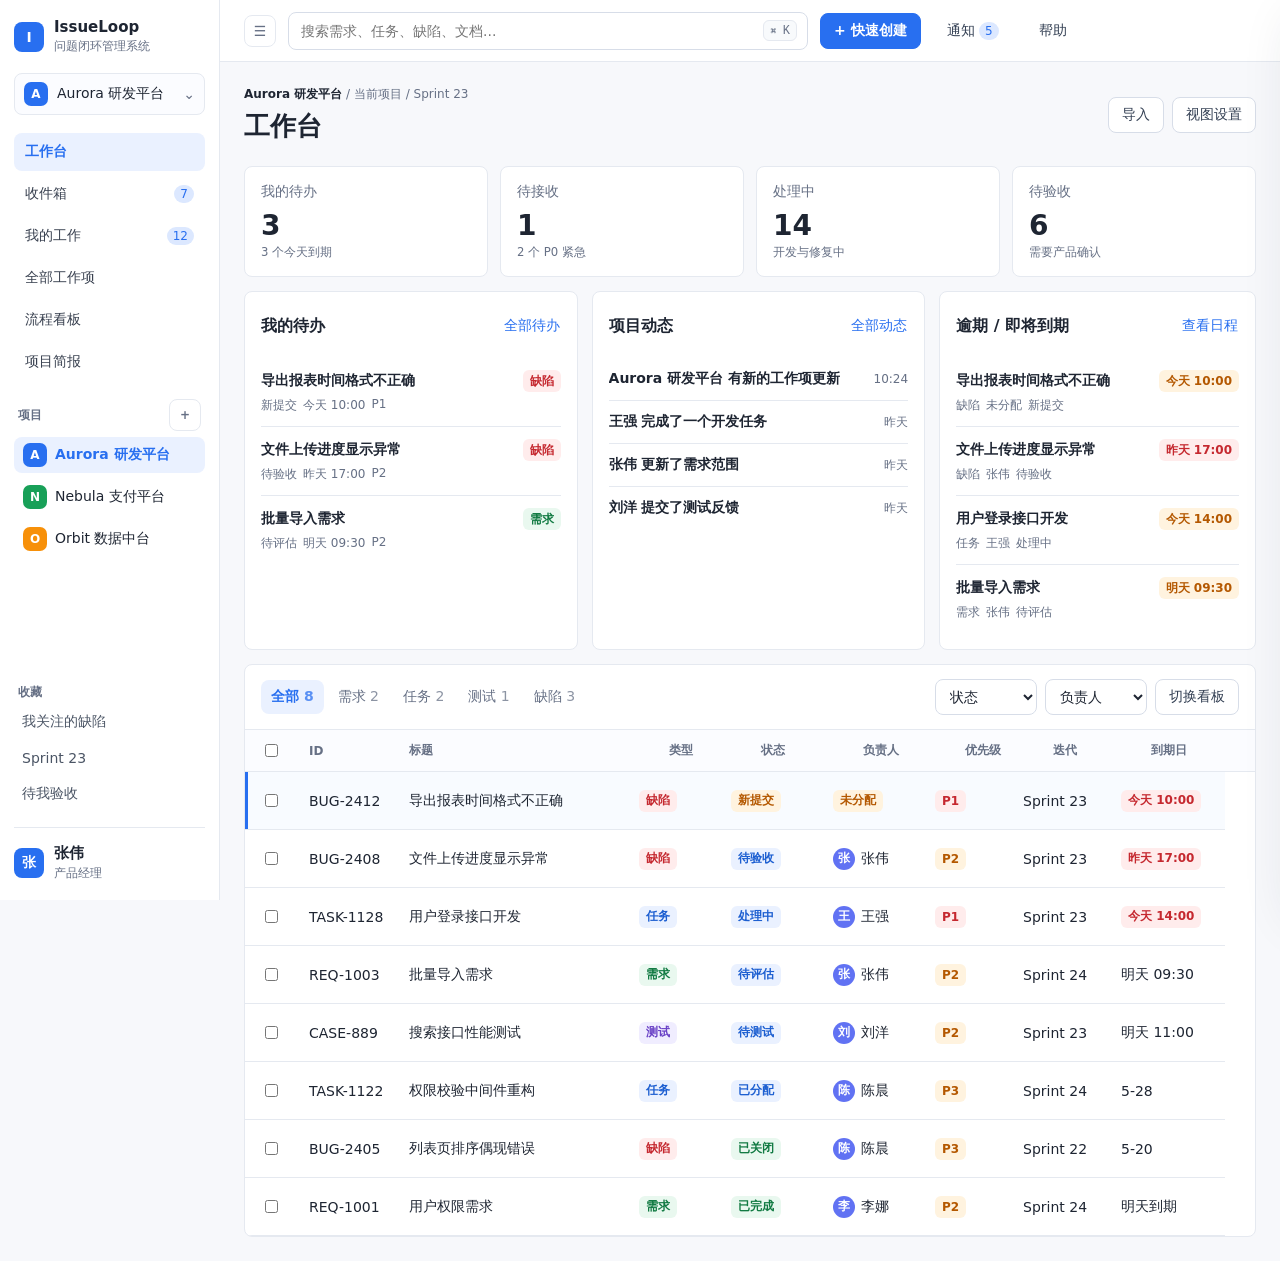
<file: index.html>
<!doctype html>
<html lang="zh-CN">
  <head>
    <meta charset="UTF-8" />
    <meta name="viewport" content="width=device-width, initial-scale=1.0" />
    <title>IssueLoop · 问题闭环管理系统</title>
    <link rel="stylesheet" href="./styles.css" />
  </head>
  <body>
    <div class="app-shell">
      <aside class="sidebar">
        <div class="brand">
          <div class="brand-mark">I</div>
          <div>
            <strong>IssueLoop</strong>
            <span>问题闭环管理系统</span>
          </div>
        </div>

        <button class="project-switch" id="projectSwitch">
          <span class="project-dot" id="projectSwitchDot">A</span>
          <span id="projectSwitchName">Aurora 研发平台</span>
          <span class="chevron">⌄</span>
        </button>

        <nav class="nav-group" aria-label="主导航">
          <button class="nav-item active" data-page="dashboard">工作台</button>
          <button class="nav-item" data-page="inbox">收件箱 <span class="count">7</span></button>
          <button class="nav-item" data-page="mine">我的工作 <span class="count">12</span></button>
          <button class="nav-item" data-page="items">全部工作项</button>
          <button class="nav-item" data-page="board">流程看板</button>
          <button class="nav-item" data-page="reports">项目简报</button>
        </nav>

        <div class="side-section">
          <div class="side-title">
            <span>项目</span>
            <button class="icon-button" id="addProjectBtn" aria-label="新增项目">+</button>
          </div>
          <button class="project-row active" data-project-id="aurora"><span class="project-dot">A</span>Aurora 研发平台</button>
          <button class="project-row" data-project-id="nebula"><span class="project-dot green">N</span>Nebula 支付平台</button>
          <button class="project-row" data-project-id="orbit"><span class="project-dot orange">O</span>Orbit 数据中台</button>
        </div>

        <div class="side-section pinned">
          <div class="side-title">收藏</div>
          <button class="mini-link">我关注的缺陷</button>
          <button class="mini-link">Sprint 23</button>
          <button class="mini-link">待我验收</button>
        </div>

        <div class="profile">
          <div class="avatar">张</div>
          <div>
            <strong>张伟</strong>
            <span>产品经理</span>
          </div>
        </div>
      </aside>

      <main class="main">
        <header class="topbar">
          <button class="menu-button" id="toggleSidebar">☰</button>
          <div class="search-wrap">
            <input id="globalSearch" type="search" placeholder="搜索需求、任务、缺陷、文档..." />
            <kbd>⌘ K</kbd>
          </div>
          <button class="primary-button" id="createBtn">+ 快速创建</button>
          <button class="ghost-button" id="notifyBtn">通知 <span class="badge">5</span></button>
          <button class="ghost-button">帮助</button>
        </header>

        <section class="content">
          <div class="page-heading">
            <div>
              <p class="eyebrow"><strong id="currentProjectName">Aurora 研发平台</strong> / <span id="currentContextLine">Sprint 23</span></p>
              <h1 id="pageTitle">工作台</h1>
            </div>
            <div class="heading-actions">
              <button class="secondary-button" id="importBtn">导入</button>
              <button class="secondary-button" id="viewSettingsBtn">视图设置</button>
            </div>
          </div>

          <div class="summary-grid" id="summaryGrid">
            <article class="summary-card">
              <span>我的待办</span>
              <strong id="todoCount">8</strong>
              <small>3 个今天到期</small>
            </article>
            <article class="summary-card">
              <span>待接收</span>
              <strong id="inboxCount">7</strong>
              <small>2 个 P0 紧急</small>
            </article>
            <article class="summary-card">
              <span>处理中</span>
              <strong>14</strong>
              <small>开发与修复中</small>
            </article>
            <article class="summary-card">
              <span>待验收</span>
              <strong>6</strong>
              <small>需要产品确认</small>
            </article>
          </div>

          <div class="workspace-grid">
            <section class="panel todo-panel">
              <div class="panel-title">
                <h2>我的待办</h2>
                <button class="text-button" data-page-link="mine">全部待办</button>
              </div>
              <div id="todoList" class="compact-list"></div>
            </section>

            <section class="panel activity-panel">
              <div class="panel-title">
                <h2>项目动态</h2>
                <button class="text-button">全部动态</button>
              </div>
              <div id="activityList" class="activity-list"></div>
            </section>

            <section class="panel due-panel">
              <div class="panel-title">
                <h2>逾期 / 即将到期</h2>
                <button class="text-button">查看日程</button>
              </div>
              <div id="dueList" class="compact-list"></div>
            </section>
          </div>

          <section class="work-section">
            <div class="work-toolbar">
              <div class="tabs" id="typeTabs">
                <button class="tab active" data-type="all">全部 <span>32</span></button>
                <button class="tab" data-type="需求">需求 <span>6</span></button>
                <button class="tab" data-type="任务">任务 <span>14</span></button>
                <button class="tab" data-type="测试">测试 <span>5</span></button>
                <button class="tab" data-type="缺陷">缺陷 <span>7</span></button>
              </div>
              <div class="toolbar-controls">
                <select id="statusFilter">
                  <option value="all">状态</option>
                  <option value="新提交">新提交</option>
                  <option value="待评估">待评估</option>
                  <option value="处理中">处理中</option>
                  <option value="待测试">待测试</option>
                  <option value="待验收">待验收</option>
                  <option value="已完成">已完成</option>
                </select>
                <select id="ownerFilter">
                  <option value="all">负责人</option>
                  <option value="未分配">未分配</option>
                  <option value="李娜">李娜</option>
                  <option value="王强">王强</option>
                  <option value="陈晨">陈晨</option>
                  <option value="刘洋">刘洋</option>
                </select>
                <button class="secondary-button" id="toggleViewBtn">切换看板</button>
              </div>
            </div>

            <div id="listView" class="list-view">
              <div class="table-head">
                <span><input type="checkbox" id="selectAll" /></span>
                <span>ID</span>
                <span>标题</span>
                <span>类型</span>
                <span>状态</span>
                <span>负责人</span>
                <span>优先级</span>
                <span>迭代</span>
                <span>到期日</span>
              </div>
              <div id="workItemsTable"></div>
            </div>

            <div id="boardView" class="board-view hidden"></div>
          </section>
        </section>
      </main>

      <aside class="detail-drawer" id="detailDrawer">
        <div class="drawer-head">
          <div>
            <p id="drawerMeta" class="eyebrow">缺陷 #BUG-2412</p>
            <h2 id="drawerTitle">导出报表时间格式不正确</h2>
          </div>
          <button class="icon-button" id="closeDrawer" aria-label="关闭">×</button>
        </div>

        <div class="action-bar" id="actionBar"></div>

        <div class="drawer-tabs">
          <button class="drawer-tab active" data-drawer-tab="details">详情</button>
          <button class="drawer-tab" data-drawer-tab="activity">活动</button>
          <button class="drawer-tab" data-drawer-tab="links">关联</button>
          <button class="drawer-tab" data-drawer-tab="files">附件</button>
          <button class="drawer-tab" data-drawer-tab="subtasks">子任务</button>
        </div>

        <div class="drawer-body" id="drawerBody"></div>

        <div class="comment-box">
          <input id="commentInput" placeholder="添加评论，说明处理进展..." />
          <button class="primary-button" id="commentBtn">发送</button>
        </div>
      </aside>
    </div>

    <div class="modal-backdrop hidden" id="modalBackdrop">
      <form class="modal" id="createModal">
        <div class="modal-head">
          <h2>新建工作项</h2>
          <button type="button" class="icon-button" id="closeModal">×</button>
        </div>
        <label>
          标题
          <input id="newTitle" required placeholder="例如：支付结果页重复扣款提示" />
        </label>
        <div class="form-grid">
          <label>
            所属项目
            <select id="newProject"></select>
          </label>
          <label>
            类型
            <select id="newType">
              <option>需求</option>
              <option>任务</option>
              <option>测试</option>
              <option>缺陷</option>
            </select>
          </label>
          <label>
            优先级
            <select id="newPriority">
              <option>P1</option>
              <option>P0</option>
              <option>P2</option>
              <option>P3</option>
            </select>
          </label>
          <label>
            负责人
            <select id="newOwner">
              <option>未分配</option>
              <option>李娜</option>
              <option>王强</option>
              <option>陈晨</option>
              <option>刘洋</option>
            </select>
          </label>
          <label>
            截止时间
            <input id="newDue" type="date" />
          </label>
        </div>
        <label>
          描述
          <textarea id="newDesc" rows="11" placeholder="写清楚背景、期望结果和验收标准。可直接在这里粘贴截图。"></textarea>
        </label>
        <section class="attachment-section">
          <div class="attachment-head">
            <div>
              <strong>附件</strong>
              <span>支持粘贴截图、拖拽文件或一次选择多个附件</span>
            </div>
            <button type="button" class="secondary-button" id="pickFilesBtn">选择文件</button>
          </div>
          <label class="upload-zone" id="uploadZone">
            <input id="newFiles" type="file" multiple />
            <span>将截图或文件拖到这里，或点击选择</span>
            <small>图片会显示缩略图，其他文件显示文件名和大小</small>
          </label>
          <div class="attachment-list" id="attachmentList"></div>
        </section>
        <div class="modal-actions">
          <button type="button" class="secondary-button" id="cancelCreate">取消</button>
          <button type="submit" class="primary-button">创建</button>
        </div>
      </form>
    </div>

    <div class="toast hidden" id="toast"></div>
    <script src="./script.js"></script>
  </body>
</html>
</file>
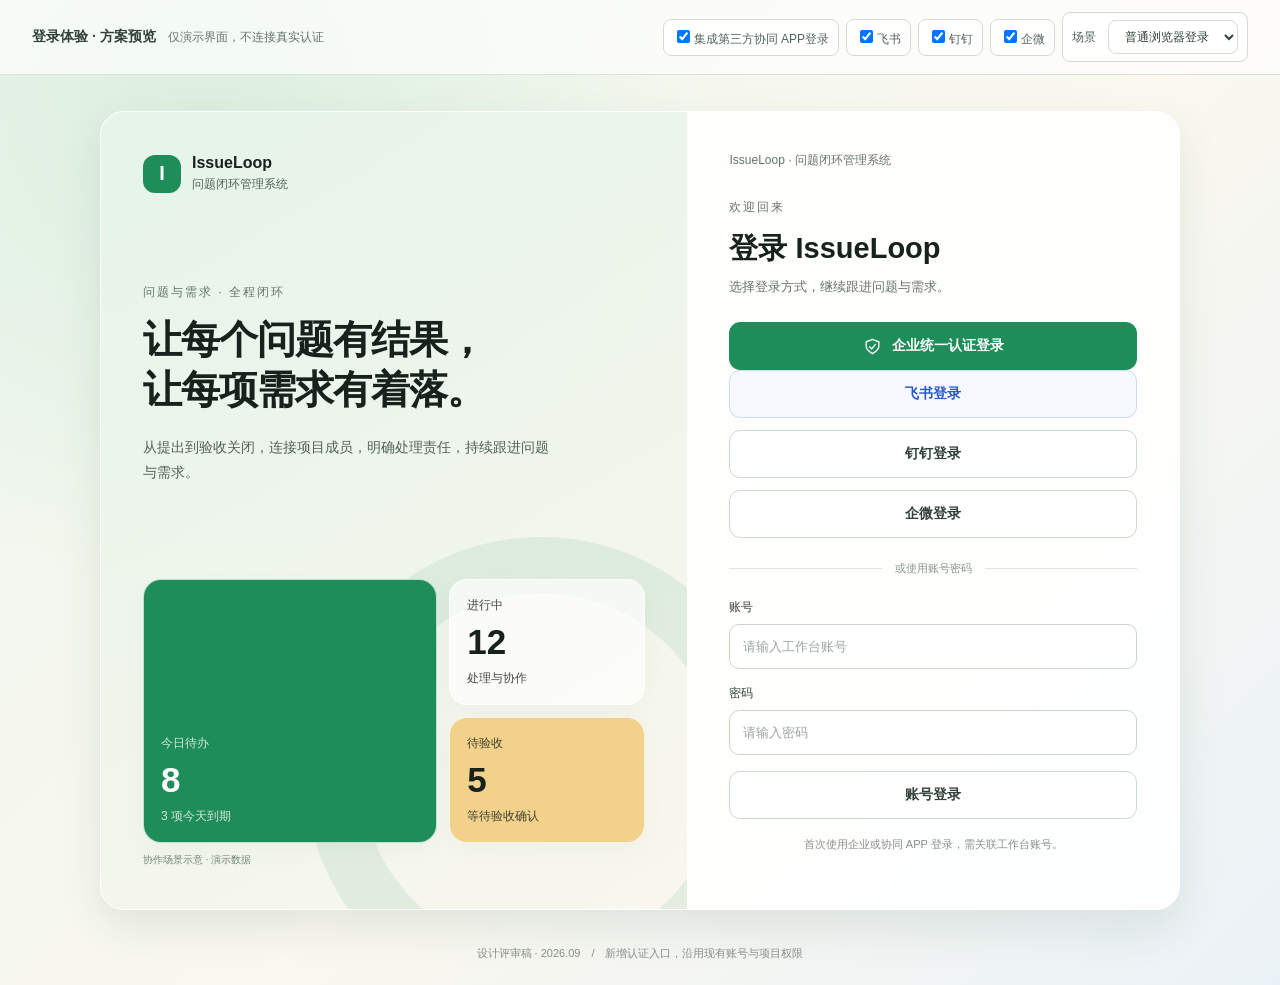
<file: docs/designs/2026-09-29-login-sso-feishu.html>
<!doctype html>
<html lang="zh-CN">
<head><meta charset="utf-8"><meta name="viewport" content="width=device-width,initial-scale=1"><title>IssueLoop · 问题闭环管理系统 · 登录方案预览</title>
<style>
*{box-sizing:border-box}body{margin:0;color:#18221d;font-family:-apple-system,BlinkMacSystemFont,"Segoe UI","PingFang SC","Microsoft YaHei",sans-serif;background:radial-gradient(circle at 16% 10%,#dcefe0,transparent 36%),linear-gradient(135deg,#edf6ee,#faf8ef 55%,#ebf2f7);min-height:100vh}button,input,select{font:inherit}button{cursor:pointer}button:focus-visible,select:focus-visible,input:focus-visible{outline:3px solid #81b69a;outline-offset:3px}.review{min-height:64px;padding:12px 32px;display:flex;align-items:center;justify-content:space-between;gap:15px;border-bottom:1px solid #dae3d9;background:#ffffffad;font-size:12px;color:#657469}.review strong{color:#314137;font-size:14px}.review select{padding:8px 12px;border:1px solid #d2dcd1;border-radius:8px;background:white;color:#314137}.review-label{display:flex;align-items:center;gap:12px}.config{display:flex;align-items:center;gap:7px;flex-wrap:wrap}.config label{padding:7px 9px;border:1px solid #d2dcd1;border-radius:8px;background:#fff;color:#526359}.config input{width:auto;height:auto;margin-right:4px}.stage{padding:36px 28px;display:grid;place-items:center}.layout{display:grid;grid-template-columns:1.05fr .88fr;width:min(1080px,100%);min-height:686px;border:1px solid #ffffff;border-radius:24px;overflow:hidden;box-shadow:0 18px 44px #2a48361b;background:#ffffff94}.story{position:relative;overflow:hidden;padding:42px;display:flex;flex-direction:column;justify-content:space-between;background:linear-gradient(150deg,#e6f4ea,#f8f5eac2)}.story:after{content:"";position:absolute;right:-90px;bottom:-100px;width:360px;height:360px;border:56px solid #1f8d5a19;border-radius:50%}.brand{display:flex;align-items:center;gap:11px;font-weight:750}.mark{display:grid;place-items:center;width:38px;height:38px;background:#1f8d5a;color:white;border-radius:12px;font-size:20px}.copy{position:relative;z-index:1;margin:44px 0 32px}.eyebrow{font-size:12px;letter-spacing:2px;color:#657469;margin:0 0 14px}.copy h1{font-size:39px;line-height:1.28;margin:0 0 20px;font-weight:700;letter-spacing:-1px}.copy>p:last-child{color:#506258;line-height:1.8;font-size:14px;max-width:410px}.preview{position:relative;z-index:1;display:grid;grid-template-columns:1.2fr .8fr;gap:12px}.tile{padding:17px;border:1px solid #ffffffb8;border-radius:18px;background:#ffffffaa;display:grid;gap:7px;min-height:99px;box-shadow:0 8px 25px #2a483609}.tile.wide{grid-row:span 2;align-content:end;color:white;background:#1f8d5a}.tile.accent{background:#f2d18b}.tile span,.tile small{opacity:.8;font-size:12px}.tile strong{font-size:35px;line-height:1.2}.demo{font-size:10px;color:#728478;margin-top:10px;position:relative;z-index:1}.panel{padding:40px 42px;background:#ffffffc2;display:flex;align-items:center}.card{width:100%}.mini-brand{font-size:12px;color:#657469;margin-bottom:30px}.card h2{font-size:29px;line-height:1.25;margin:0 0 10px}.sub{font-size:13px;color:#657469;line-height:1.7;margin:0 0 24px}.action{width:100%;min-height:48px;border-radius:11px;border:1px solid #ccd9cf;display:flex;align-items:center;justify-content:center;gap:10px;font-size:14px;font-weight:600;background:white;color:#314137}.action+.action{margin-top:12px}.action.primary{color:white;background:#1f8d5a;border-color:#1f8d5a}.action.primary:hover{background:#197849}.action.feishu{color:#2858c8;border-color:#ccdafa;background:#f6f9ff}.action.feishu:hover{background:#ecf2ff}.icon{width:19px;height:19px;display:inline-block}.divider{display:flex;align-items:center;gap:13px;color:#89968c;font-size:11px;margin:23px 0}.divider:before,.divider:after{content:"";flex:1;height:1px;background:#e0e7df}label.field{display:grid;gap:8px;font-size:12px;color:#314137;margin:0 0 16px}input{width:100%;height:45px;border:1px solid #cad7c8;border-radius:10px;background:#ffffffde;padding:0 13px;font-size:13px;color:#314137}input::placeholder{color:#9ca69f}.foot{font-size:11px;line-height:1.6;color:#859088;text-align:center;margin:17px 0 0}.status{font-size:12px;line-height:1.7;color:#526359;background:#f0f6f1;border:1px solid #dce9de;border-radius:10px;padding:13px;margin:17px 0}.status.error{background:#fff4ef;color:#985233;border-color:#efdbcd}.state-icon{margin:0 0 25px;width:58px;height:58px;border-radius:18px;background:#edf3ff;color:#3264d8;display:grid;place-items:center;font-size:25px}.state-body{min-height:278px}.text-btn{display:block;margin:18px auto 0;padding:7px;border:0;background:none;color:#607b69;font-size:12px}.steps{display:flex;gap:7px;margin:30px 0}.steps span{height:4px;flex:1;background:#e3ebe5;border-radius:4px}.steps span:first-child{background:#1f8d5a}.page-foot{text-align:center;font-size:11px;color:#859088;margin:0 20px 24px}.hidden{display:none!important}.identity{padding:14px;background:#eef5ef;border-radius:10px;margin-bottom:22px;color:#40634c;font-size:12px;line-height:1.8}#message{margin-top:15px;font-size:12px;line-height:1.7;color:#486752}svg{flex-shrink:0}
@media(max-width:800px){.layout{grid-template-columns:1fr;max-width:470px;min-height:650px}.story{display:none}.panel{padding:32px}.stage{padding:24px 16px}.review{padding:12px 16px;flex-wrap:wrap}.review-label{flex-wrap:wrap}.mini-brand{margin-bottom:26px}}@media(max-width:380px){.panel{padding:24px}.review select{max-width:180px}}
.brand-text{display:grid;gap:4px}.brand-text small{font-size:12px;font-weight:500;color:#506258}
</style></head>
<body>
<header class="review"><div class="review-label"><strong>登录体验 · 方案预览</strong><span>仅演示界面，不连接真实认证</span></div><div class="config" aria-label="后台参数预览"><label><input id="appLogin" type="checkbox" checked>集成第三方协同 APP登录</label><label><input class="provider" data-key="feishu" type="checkbox" checked>飞书</label><label><input class="provider" data-key="dingtalk" type="checkbox" checked>钉钉</label><label><input class="provider" data-key="wecom" type="checkbox" checked>企微</label><label>场景　<select id="scene" aria-label="预览场景"><option value="login">普通浏览器登录</option><option value="inside">飞书内自动认证</option><option value="bind">首次关联账号</option><option value="error">认证失败</option></select></label></div></header>
<main class="stage"><div class="layout"><section class="story"><div class="brand"><div class="mark">I</div><span class="brand-text">IssueLoop<small>问题闭环管理系统</small></span></div><div class="copy"><p class="eyebrow">问题与需求 · 全程闭环</p><h1>让每个问题有结果，<br>让每项需求有着落。</h1><p>从提出到验收关闭，连接项目成员，明确处理责任，持续跟进问题与需求。</p></div><div><div class="preview"><div class="tile wide"><span>今日待办</span><strong>8</strong><small>3 项今天到期</small></div><div class="tile"><span>进行中</span><strong>12</strong><small>处理与协作</small></div><div class="tile accent"><span>待验收</span><strong>5</strong><small>等待验收确认</small></div></div><div class="demo">协作场景示意 · 演示数据</div></div></section>
<section class="panel"><div class="card"><div class="mini-brand">IssueLoop · 问题闭环管理系统</div>
<div data-scene="login"><p class="eyebrow">欢迎回来</p><h2>登录 IssueLoop</h2><p class="sub">选择登录方式，继续跟进问题与需求。</p>
<button class="action primary" id="sso"><svg class="icon" viewBox="0 0 24 24" fill="none" stroke="currentColor" stroke-width="1.7"><path d="M12 3 4 6v6c0 4 8 9 8 9s8-5 8-9V6z"/><path d="m8 12 3 3 5-6"/></svg>企业统一认证登录</button>
<div id="appButtons"></div>
<div class="divider">或使用账号密码</div><form id="localForm"><label class="field">账号<input autocomplete="off" placeholder="请输入工作台账号" aria-label="工作台账号"></label><label class="field">密码<input type="password" autocomplete="off" placeholder="请输入密码" aria-label="密码"></label><button class="action" type="submit">账号登录</button></form><p class="foot">首次使用企业或协同 APP 登录，需关联工作台账号。</p></div>
<div data-scene="inside" class="hidden"><div class="state-icon">↗</div><h2>正在通过飞书登录</h2><p class="sub">使用当前飞书身份，连接你的工作台。</p><div class="state-body"><div class="steps"><span></span><span></span><span></span></div><div class="status">正在验证身份，请稍候…<br>首次使用时，请按飞书提示完成授权。</div><p class="sub">登录成功后，将自动进入工作台或你要访问的页面。</p><button class="action" data-go="bind">预览：首次关联账号</button><button class="text-btn" data-go="login">其他登录方式</button></div></div>
<div data-scene="bind" class="hidden"><p class="eyebrow">只需关联一次</p><h2>关联工作台账号</h2><p class="sub">关联后，继续使用原有项目、任务和权限。</p><div class="identity">✓ 飞书身份验证成功（演示状态）<br>请输入已有工作台账号，确认是你本人。</div><form id="bindForm"><label class="field">工作台账号<input autocomplete="off" placeholder="请输入已有账号"></label><label class="field">工作台密码<input autocomplete="off" type="password" placeholder="请输入该账号的密码"></label><button type="submit" class="action primary">验证并关联</button></form><p class="foot">还没有账号？请联系管理员开通。</p><button class="text-btn" data-go="login">返回登录</button></div>
<div data-scene="error" class="hidden"><div class="state-icon" style="background:#fff0e8;color:#a26b39">!</div><h2>暂时无法完成登录</h2><p class="sub">认证请求已超时，请重试。</p><div class="state-body"><div class="status error">你的工作台数据不受影响。<br>若反复失败，请联系管理员检查认证配置。</div><button class="action primary" data-go="inside">重新尝试</button><button class="action" data-go="login">其他登录方式</button></div></div>
<div id="message" role="status" aria-live="polite"></div></div></section></div></main><footer class="page-foot">设计评审稿 · 2026.09　/　新增认证入口，沿用现有账号与项目权限</footer>
<script>
const scene=document.getElementById('scene');const message=document.getElementById('message');const appButtons=document.getElementById('appButtons');const appLogin=document.getElementById('appLogin');const providerNames={feishu:'飞书',dingtalk:'钉钉',wecom:'企微'};let providers={feishu:true,dingtalk:true,wecom:true};function renderProviders(){const active=appLogin.checked?providers:{};appButtons.innerHTML=Object.entries(active).filter(([,enabled])=>enabled).map(([key])=>`<button class="action ${key==='feishu'?'feishu':''}" data-provider="${key}">${providerNames[key]}登录</button>`).join('');appButtons.querySelectorAll('[data-provider]').forEach(btn=>btn.onclick=()=>{message.textContent=`效果演示：此处将跳转${providerNames[btn.dataset.provider]}官方授权页面，完成授权后返回。`})}function show(value){scene.value=value;document.querySelectorAll('[data-scene]').forEach(el=>el.classList.toggle('hidden',el.dataset.scene!==value));message.textContent=''}scene.addEventListener('change',()=>show(scene.value));document.querySelectorAll('[data-go]').forEach(el=>el.addEventListener('click',()=>show(el.dataset.go)));document.getElementById('sso').onclick=()=>{message.textContent='效果演示：此处将跳转企业统一认证页面；认证成功后回到工作台。'};appLogin.onchange=()=>{document.querySelectorAll('.provider').forEach(el=>el.disabled=!appLogin.checked);renderProviders()};document.querySelectorAll('.provider').forEach(el=>el.onchange=()=>{providers[el.dataset.key]=el.checked;renderProviders()});renderProviders();for(const id of ['localForm','bindForm'])document.getElementById(id).addEventListener('submit',event=>{event.preventDefault();message.textContent='这是交互效果稿，不提交或保存账号密码，请勿输入真实凭据。'});
</script></body></html>
</file>
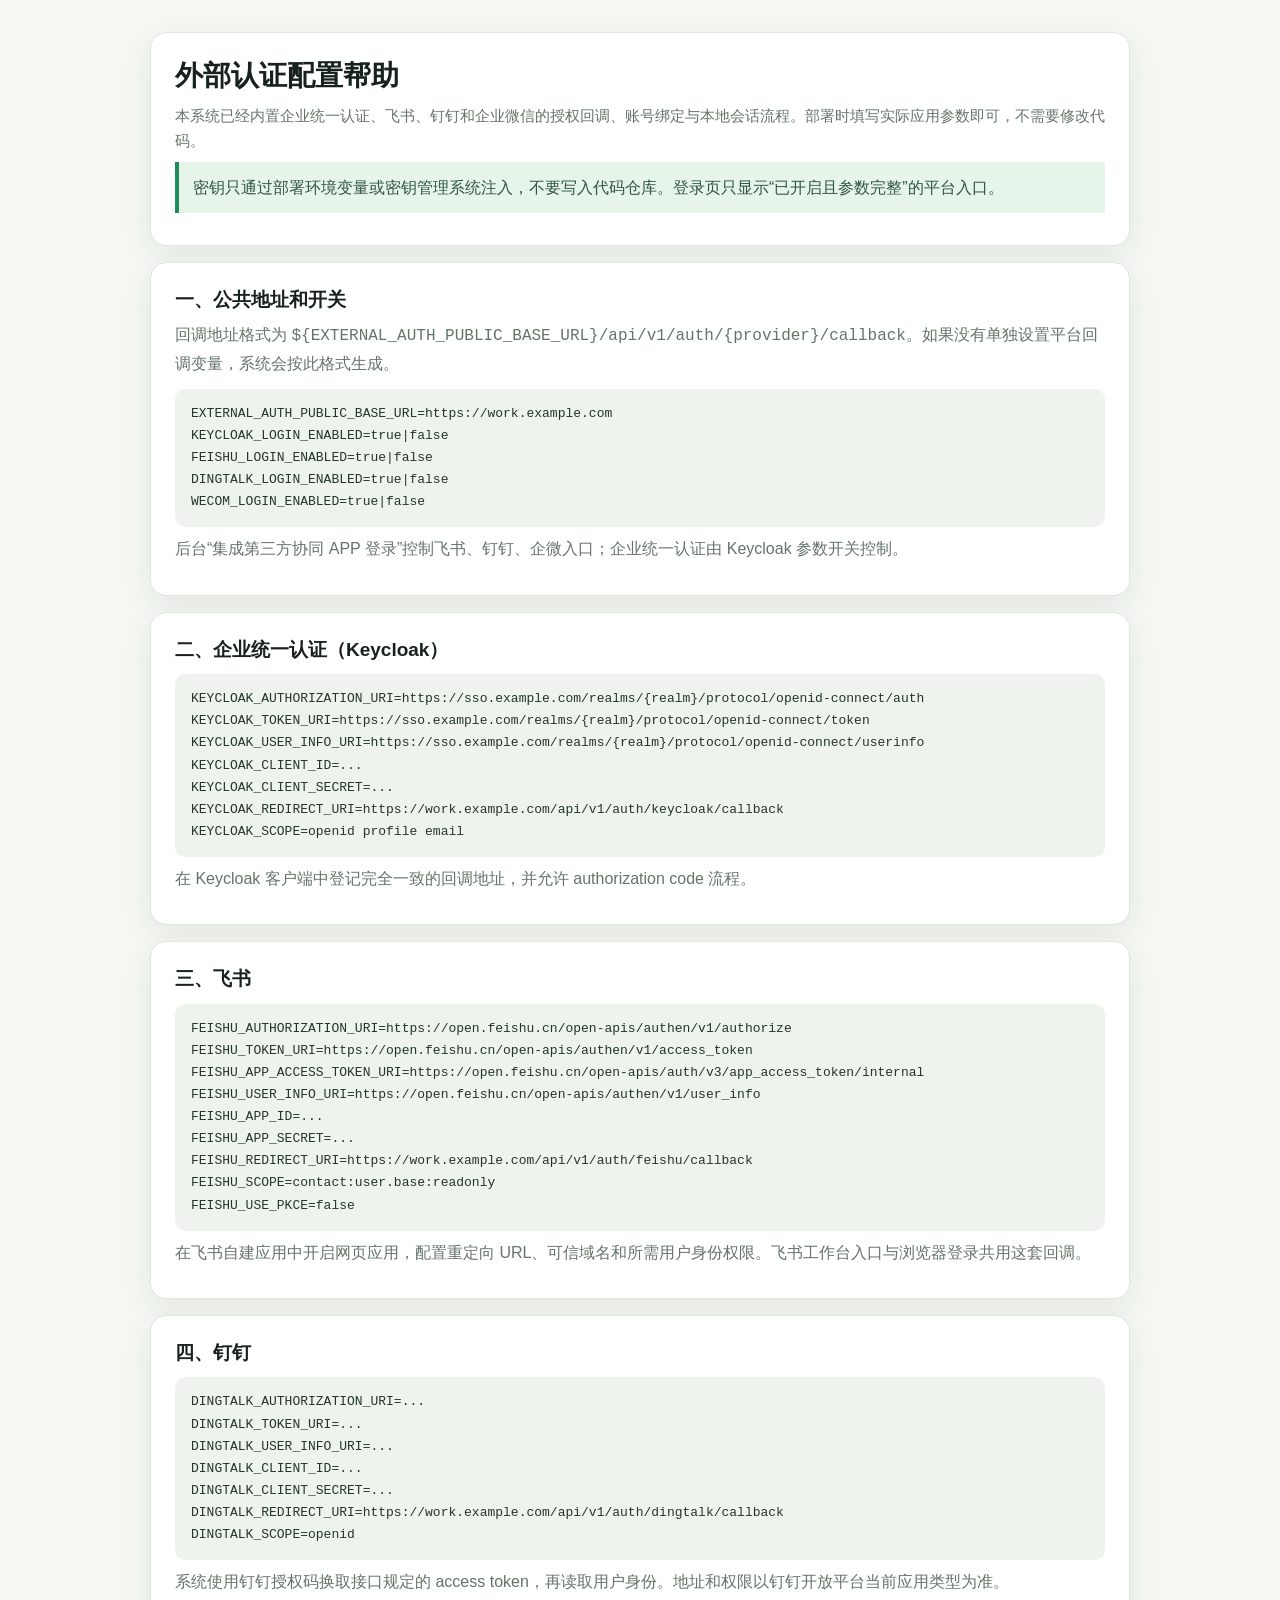
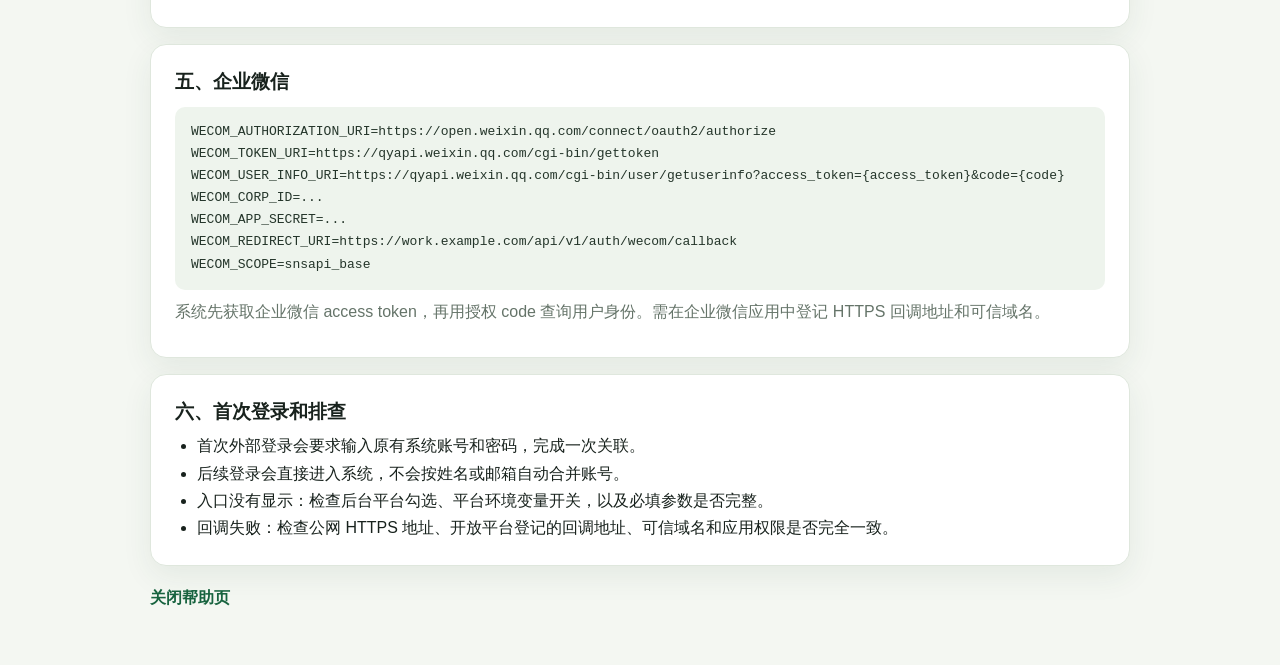
<file: rnd-workbench/src/main/resources/static/external-auth-help.html>
<!doctype html>
<html lang="zh-CN">
<head>
  <meta charset="UTF-8">
  <meta name="viewport" content="width=device-width, initial-scale=1">
  <title>外部认证配置帮助 · IssueLoop</title>
  <style>
    :root { color-scheme: light; font-family: -apple-system,BlinkMacSystemFont,"Segoe UI","PingFang SC","Microsoft YaHei",sans-serif; color: #18221d; background: #f4f7f2; }
    body { margin: 0; line-height: 1.7; }
    main { width: min(980px, calc(100% - 32px)); margin: 32px auto 56px; }
    header, section { padding: 24px; border: 1px solid #dfe7dd; border-radius: 16px; background: #fff; box-shadow: 0 10px 30px rgba(42,72,54,.08); }
    section { margin-top: 16px; }
    h1, h2 { margin: 0 0 8px; line-height: 1.35; }
    h1 { font-size: 28px; } h2 { font-size: 19px; }
    p { margin: 8px 0; color: #657469; }
    .lead { font-size: 15px; }
    code, pre { font-family: ui-monospace,SFMono-Regular,Menlo,monospace; }
    pre { overflow-x: auto; margin: 12px 0 0; padding: 14px 16px; border-radius: 10px; color: #24352a; background: #eef4ed; font-size: 13px; white-space: pre-wrap; overflow-wrap: anywhere; }
    .tip { padding: 12px 14px; border-left: 4px solid #1f8d5a; background: #e6f4ea; color: #315540; }
    ul { margin: 8px 0 0; padding-left: 22px; }
    .back { display: inline-block; margin-top: 18px; padding: 0; border: 0; color: #17633f; background: transparent; font: inherit; font-weight: 650; cursor: pointer; }
  </style>
</head>
<body>
<main>
  <header>
    <h1>外部认证配置帮助</h1>
    <p class="lead">本系统已经内置企业统一认证、飞书、钉钉和企业微信的授权回调、账号绑定与本地会话流程。部署时填写实际应用参数即可，不需要修改代码。</p>
    <p class="tip">密钥只通过部署环境变量或密钥管理系统注入，不要写入代码仓库。登录页只显示“已开启且参数完整”的平台入口。</p>
  </header>

  <section>
    <h2>一、公共地址和开关</h2>
    <p>回调地址格式为 <code>${EXTERNAL_AUTH_PUBLIC_BASE_URL}/api/v1/auth/{provider}/callback</code>。如果没有单独设置平台回调变量，系统会按此格式生成。</p>
    <pre>EXTERNAL_AUTH_PUBLIC_BASE_URL=https://work.example.com
KEYCLOAK_LOGIN_ENABLED=true|false
FEISHU_LOGIN_ENABLED=true|false
DINGTALK_LOGIN_ENABLED=true|false
WECOM_LOGIN_ENABLED=true|false</pre>
    <p>后台“集成第三方协同 APP 登录”控制飞书、钉钉、企微入口；企业统一认证由 Keycloak 参数开关控制。</p>
  </section>

  <section>
    <h2>二、企业统一认证（Keycloak）</h2>
    <pre>KEYCLOAK_AUTHORIZATION_URI=https://sso.example.com/realms/{realm}/protocol/openid-connect/auth
KEYCLOAK_TOKEN_URI=https://sso.example.com/realms/{realm}/protocol/openid-connect/token
KEYCLOAK_USER_INFO_URI=https://sso.example.com/realms/{realm}/protocol/openid-connect/userinfo
KEYCLOAK_CLIENT_ID=...
KEYCLOAK_CLIENT_SECRET=...
KEYCLOAK_REDIRECT_URI=https://work.example.com/api/v1/auth/keycloak/callback
KEYCLOAK_SCOPE=openid profile email</pre>
    <p>在 Keycloak 客户端中登记完全一致的回调地址，并允许 authorization code 流程。</p>
  </section>

  <section>
    <h2>三、飞书</h2>
    <pre>FEISHU_AUTHORIZATION_URI=https://open.feishu.cn/open-apis/authen/v1/authorize
FEISHU_TOKEN_URI=https://open.feishu.cn/open-apis/authen/v1/access_token
FEISHU_APP_ACCESS_TOKEN_URI=https://open.feishu.cn/open-apis/auth/v3/app_access_token/internal
FEISHU_USER_INFO_URI=https://open.feishu.cn/open-apis/authen/v1/user_info
FEISHU_APP_ID=...
FEISHU_APP_SECRET=...
FEISHU_REDIRECT_URI=https://work.example.com/api/v1/auth/feishu/callback
FEISHU_SCOPE=contact:user.base:readonly
FEISHU_USE_PKCE=false</pre>
    <p>在飞书自建应用中开启网页应用，配置重定向 URL、可信域名和所需用户身份权限。飞书工作台入口与浏览器登录共用这套回调。</p>
  </section>

  <section>
    <h2>四、钉钉</h2>
    <pre>DINGTALK_AUTHORIZATION_URI=...
DINGTALK_TOKEN_URI=...
DINGTALK_USER_INFO_URI=...
DINGTALK_CLIENT_ID=...
DINGTALK_CLIENT_SECRET=...
DINGTALK_REDIRECT_URI=https://work.example.com/api/v1/auth/dingtalk/callback
DINGTALK_SCOPE=openid</pre>
    <p>系统使用钉钉授权码换取接口规定的 access token，再读取用户身份。地址和权限以钉钉开放平台当前应用类型为准。</p>
  </section>

  <section>
    <h2>五、企业微信</h2>
    <pre>WECOM_AUTHORIZATION_URI=https://open.weixin.qq.com/connect/oauth2/authorize
WECOM_TOKEN_URI=https://qyapi.weixin.qq.com/cgi-bin/gettoken
WECOM_USER_INFO_URI=https://qyapi.weixin.qq.com/cgi-bin/user/getuserinfo?access_token={access_token}&amp;code={code}
WECOM_CORP_ID=...
WECOM_APP_SECRET=...
WECOM_REDIRECT_URI=https://work.example.com/api/v1/auth/wecom/callback
WECOM_SCOPE=snsapi_base</pre>
    <p>系统先获取企业微信 access token，再用授权 code 查询用户身份。需在企业微信应用中登记 HTTPS 回调地址和可信域名。</p>
  </section>

  <section>
    <h2>六、首次登录和排查</h2>
    <ul>
      <li>首次外部登录会要求输入原有系统账号和密码，完成一次关联。</li>
      <li>后续登录会直接进入系统，不会按姓名或邮箱自动合并账号。</li>
      <li>入口没有显示：检查后台平台勾选、平台环境变量开关，以及必填参数是否完整。</li>
      <li>回调失败：检查公网 HTTPS 地址、开放平台登记的回调地址、可信域名和应用权限是否完全一致。</li>
    </ul>
  </section>
  <button class="back" type="button" onclick="window.close()">关闭帮助页</button>
</main>
</body>
</html>
</file>
<file: styles.css>
:root {
  --bg: #f7f8fb;
  --surface: #ffffff;
  --surface-soft: #f3f6fb;
  --line: #e5e9f0;
  --line-dark: #d7dde8;
  --text: #1e2532;
  --muted: #667085;
  --faint: #98a2b3;
  --blue: #286ff0;
  --blue-soft: #eaf1ff;
  --green: #18a058;
  --green-soft: #e9f8ef;
  --red: #e5484d;
  --red-soft: #ffecec;
  --orange: #f79009;
  --orange-soft: #fff3df;
  --purple: #7a5af8;
  --purple-soft: #f0edff;
  --shadow: 0 18px 50px rgba(31, 41, 55, 0.12);
}

* {
  box-sizing: border-box;
}

body {
  margin: 0;
  min-width: 1180px;
  color: var(--text);
  background: var(--bg);
  font-family:
    Inter, ui-sans-serif, system-ui, -apple-system, BlinkMacSystemFont, "Segoe UI",
    "PingFang SC", "Microsoft YaHei", sans-serif;
  font-size: 14px;
}

button,
input,
select,
textarea {
  font: inherit;
}

button {
  cursor: pointer;
}

.app-shell {
  display: grid;
  grid-template-columns: 220px minmax(760px, 1fr);
  min-height: 100vh;
}

.sidebar {
  position: sticky;
  top: 0;
  display: flex;
  flex-direction: column;
  gap: 18px;
  height: 100vh;
  overflow-y: auto;
  padding: 18px 14px;
  background: var(--surface);
  border-right: 1px solid var(--line);
}

.brand,
.profile {
  display: flex;
  align-items: center;
  gap: 10px;
}

.brand strong,
.profile strong {
  display: block;
  font-size: 15px;
}

.brand span,
.profile span {
  display: block;
  margin-top: 2px;
  color: var(--muted);
  font-size: 12px;
}

.brand-mark,
.project-dot,
.avatar {
  display: inline-flex;
  align-items: center;
  justify-content: center;
  flex: 0 0 auto;
  width: 30px;
  height: 30px;
  border-radius: 8px;
  color: #fff;
  background: var(--blue);
  font-weight: 700;
}

.project-dot {
  width: 24px;
  height: 24px;
  border-radius: 7px;
  font-size: 12px;
}

.project-dot.green {
  background: var(--green);
}

.project-dot.orange {
  background: var(--orange);
}

.project-switch,
.project-row,
.nav-item,
.mini-link {
  width: 100%;
  border: 0;
  background: transparent;
  color: var(--text);
  text-align: left;
}

.project-switch {
  display: flex;
  align-items: center;
  gap: 9px;
  height: 42px;
  padding: 0 9px;
  border: 1px solid var(--line);
  border-radius: 8px;
  background: #fbfcff;
}

.chevron {
  margin-left: auto;
  color: var(--muted);
}

.nav-group {
  display: grid;
  gap: 4px;
}

.nav-item {
  display: flex;
  align-items: center;
  justify-content: space-between;
  min-height: 38px;
  padding: 0 11px;
  border-radius: 8px;
  color: #394150;
}

.nav-item.active,
.project-row.active {
  color: var(--blue);
  background: var(--blue-soft);
  font-weight: 650;
}

.count,
.badge {
  min-width: 20px;
  padding: 2px 6px;
  border-radius: 999px;
  color: var(--blue);
  background: #dce8ff;
  font-size: 12px;
  text-align: center;
}

.side-section {
  display: grid;
  gap: 6px;
}

.side-title {
  display: flex;
  align-items: center;
  justify-content: space-between;
  padding: 0 4px;
  color: var(--muted);
  font-size: 12px;
  font-weight: 700;
}

.project-row {
  display: flex;
  align-items: center;
  gap: 8px;
  min-height: 36px;
  padding: 0 9px;
  border-radius: 8px;
}

.mini-link {
  min-height: 30px;
  padding: 0 8px;
  color: #4b5565;
}

.pinned {
  margin-top: auto;
}

.profile {
  padding-top: 16px;
  border-top: 1px solid var(--line);
}

.main {
  min-width: 0;
}

.topbar {
  position: sticky;
  top: 0;
  z-index: 5;
  display: flex;
  align-items: center;
  gap: 12px;
  height: 62px;
  padding: 0 24px;
  background: rgba(255, 255, 255, 0.92);
  border-bottom: 1px solid var(--line);
  backdrop-filter: blur(12px);
}

.menu-button,
.icon-button {
  display: inline-flex;
  align-items: center;
  justify-content: center;
  width: 32px;
  height: 32px;
  border: 1px solid var(--line);
  border-radius: 8px;
  color: var(--muted);
  background: var(--surface);
}

.search-wrap {
  display: flex;
  align-items: center;
  flex: 1;
  max-width: 520px;
  height: 38px;
  padding: 0 10px;
  border: 1px solid var(--line-dark);
  border-radius: 8px;
  background: var(--surface);
}

.search-wrap input {
  flex: 1;
  border: 0;
  outline: 0;
}

kbd {
  padding: 2px 6px;
  border: 1px solid var(--line);
  border-radius: 6px;
  color: var(--muted);
  background: #f8fafc;
  font-size: 12px;
}

.primary-button,
.secondary-button,
.ghost-button,
.text-button {
  border-radius: 8px;
  border: 1px solid transparent;
  min-height: 36px;
  padding: 0 13px;
}

.primary-button {
  color: #fff;
  background: var(--blue);
  border-color: var(--blue);
  font-weight: 650;
}

.secondary-button {
  color: #344054;
  background: var(--surface);
  border-color: var(--line-dark);
}

.ghost-button {
  color: #344054;
  background: transparent;
}

.text-button {
  color: var(--blue);
  background: transparent;
  padding: 0;
}

.content {
  padding: 24px;
}

.page-heading,
.panel-title,
.work-toolbar,
.drawer-head,
.modal-head {
  display: flex;
  align-items: center;
  justify-content: space-between;
  gap: 16px;
}

.eyebrow {
  margin: 0 0 6px;
  color: var(--muted);
  font-size: 12px;
}

.eyebrow strong {
  color: var(--text);
  font-weight: 750;
}

h1,
h2,
p {
  margin-top: 0;
}

h1 {
  margin-bottom: 0;
  font-size: 26px;
  letter-spacing: 0;
}

h2 {
  margin-bottom: 0;
  font-size: 16px;
}

.heading-actions,
.toolbar-controls {
  display: flex;
  align-items: center;
  gap: 8px;
}

.summary-grid {
  display: grid;
  grid-template-columns: repeat(4, minmax(0, 1fr));
  gap: 12px;
  margin-top: 22px;
}

.summary-card,
.panel,
.work-section {
  background: var(--surface);
  border: 1px solid var(--line);
  border-radius: 8px;
}

.summary-card {
  padding: 16px;
}

.summary-card span,
.summary-card small {
  display: block;
  color: var(--muted);
}

.summary-card strong {
  display: block;
  margin: 8px 0 3px;
  font-size: 28px;
  letter-spacing: 0;
}

.workspace-grid {
  display: grid;
  grid-template-columns: 1fr 1fr 0.95fr;
  gap: 14px;
  margin-top: 14px;
}

.panel {
  min-height: 230px;
  padding: 16px;
}

.compact-list,
.activity-list {
  display: grid;
  gap: 0;
  margin-top: 14px;
}

.compact-row,
.activity-row {
  display: grid;
  gap: 5px;
  padding: 12px 0;
  border: 0;
  border-top: 1px solid var(--line);
  background: transparent;
  color: inherit;
  text-align: left;
}

.compact-row:first-child,
.activity-row:first-child {
  border-top: 0;
}

.row-main {
  display: flex;
  align-items: center;
  justify-content: space-between;
  gap: 10px;
}

.row-title {
  overflow: hidden;
  font-weight: 650;
  text-overflow: ellipsis;
  white-space: nowrap;
}

.row-meta {
  display: flex;
  flex-wrap: wrap;
  gap: 6px;
  color: var(--muted);
  font-size: 12px;
}

.work-section {
  margin-top: 14px;
  overflow: hidden;
}

.work-toolbar {
  padding: 14px 16px;
  border-bottom: 1px solid var(--line);
}

.tabs {
  display: flex;
  gap: 4px;
}

.tab {
  min-height: 34px;
  padding: 0 10px;
  border: 0;
  border-radius: 8px;
  color: var(--muted);
  background: transparent;
}

.tab.active {
  color: var(--blue);
  background: var(--blue-soft);
  font-weight: 700;
}

.tab span {
  color: inherit;
  opacity: 0.75;
}

select,
input,
textarea {
  border: 1px solid var(--line-dark);
  border-radius: 8px;
  background: var(--surface);
  color: var(--text);
}

select {
  min-height: 36px;
  padding: 0 28px 0 10px;
}

.table-head,
.table-row {
  display: grid;
  grid-template-columns: 38px 90px minmax(220px, 1fr) 82px 92px 92px 78px 88px 88px;
  align-items: center;
  gap: 10px;
}

.table-head {
  height: 42px;
  padding: 0 16px;
  color: var(--muted);
  background: #fbfcff;
  border-bottom: 1px solid var(--line);
  font-size: 12px;
  font-weight: 700;
}

.table-row {
  min-height: 58px;
  padding: 0 16px;
  border: 0;
  border-bottom: 1px solid var(--line);
  background: transparent;
  color: inherit;
  text-align: left;
}

.table-row:hover,
.table-row.selected {
  background: #f8fbff;
}

.table-row.selected {
  box-shadow: inset 3px 0 0 var(--blue);
}

.item-title {
  overflow: hidden;
  text-overflow: ellipsis;
  white-space: nowrap;
}

.chip {
  display: inline-flex;
  align-items: center;
  justify-content: center;
  min-height: 22px;
  width: fit-content;
  padding: 0 7px;
  border-radius: 6px;
  color: #344054;
  background: var(--surface-soft);
  font-size: 12px;
  font-weight: 650;
}

.chip.blue {
  color: #1d5fd1;
  background: var(--blue-soft);
}

.chip.green {
  color: #117a42;
  background: var(--green-soft);
}

.chip.red {
  color: #c5282f;
  background: var(--red-soft);
}

.chip.orange {
  color: #b45800;
  background: var(--orange-soft);
}

.chip.purple {
  color: #6941c6;
  background: var(--purple-soft);
}

.owner {
  display: inline-flex;
  align-items: center;
  gap: 6px;
}

.mini-avatar {
  display: inline-flex;
  align-items: center;
  justify-content: center;
  width: 22px;
  height: 22px;
  border-radius: 999px;
  color: #fff;
  background: #6172f3;
  font-size: 12px;
  font-weight: 700;
}

.board-view {
  display: grid;
  grid-template-columns: repeat(6, minmax(160px, 1fr));
  gap: 0;
  min-height: 560px;
  overflow-x: auto;
}

.board-column {
  min-width: 180px;
  padding: 12px;
  border-right: 1px solid var(--line);
  background: #fbfcff;
}

.board-column:last-child {
  border-right: 0;
}

.column-title {
  display: flex;
  justify-content: space-between;
  margin-bottom: 12px;
  color: #394150;
  font-weight: 700;
}

.board-card {
  display: grid;
  gap: 8px;
  margin-bottom: 10px;
  padding: 12px;
  border: 1px solid var(--line);
  border-radius: 8px;
  background: var(--surface);
}

.board-card.selected {
  border-color: var(--blue);
  box-shadow: 0 0 0 2px rgba(40, 111, 240, 0.12);
}

.detail-drawer {
  position: fixed;
  top: 0;
  right: 0;
  bottom: 0;
  z-index: 20;
  display: flex;
  flex-direction: column;
  width: min(760px, calc(100vw - 64px));
  min-width: 0;
  background: var(--surface);
  border-left: 1px solid var(--line);
  box-shadow: var(--shadow);
  transform: translateX(102%);
  transition: transform 180ms ease;
}

.detail-drawer.open {
  transform: translateX(0);
}

.drawer-head {
  align-items: flex-start;
  padding: 24px 18px 14px;
}

.drawer-head h2 {
  font-size: 21px;
  line-height: 1.35;
}

.action-bar {
  display: flex;
  flex-wrap: wrap;
  gap: 8px;
  padding: 0 18px 16px;
}

.drawer-tabs {
  display: flex;
  gap: 4px;
  padding: 0 18px;
  border-bottom: 1px solid var(--line);
}

.drawer-tab {
  min-height: 38px;
  border: 0;
  border-bottom: 2px solid transparent;
  color: var(--muted);
  background: transparent;
}

.drawer-tab.active {
  color: var(--blue);
  border-bottom-color: var(--blue);
  font-weight: 700;
}

.drawer-body {
  flex: 1;
  overflow-y: auto;
  padding: 18px;
}

.detail-section {
  padding-bottom: 18px;
  margin-bottom: 18px;
  border-bottom: 1px solid var(--line);
}

.detail-section h3 {
  margin: 0 0 10px;
  font-size: 14px;
}

.field-grid {
  display: grid;
  grid-template-columns: 1fr 1fr;
  gap: 12px;
}

.field {
  display: grid;
  gap: 5px;
}

.field span {
  color: var(--muted);
  font-size: 12px;
}

.timeline {
  display: grid;
  gap: 13px;
}

.timeline-row {
  display: grid;
  grid-template-columns: 16px 1fr;
  gap: 9px;
}

.timeline-dot {
  width: 9px;
  height: 9px;
  margin-top: 4px;
  border-radius: 999px;
  background: var(--blue);
}

.check-list {
  display: grid;
  gap: 8px;
}

.check-row {
  display: flex;
  gap: 8px;
  align-items: center;
}

.comment-box {
  display: flex;
  gap: 8px;
  padding: 14px 18px 18px;
  border-top: 1px solid var(--line);
}

.comment-box input {
  flex: 1;
  height: 38px;
  padding: 0 10px;
}

.modal-backdrop {
  position: fixed;
  inset: 0;
  z-index: 30;
  display: flex;
  align-items: stretch;
  justify-content: flex-end;
  background: rgba(15, 23, 42, 0.16);
}

.modal {
  display: grid;
  gap: 14px;
  align-content: start;
  width: min(760px, calc(100vw - 64px));
  max-height: none;
  height: 100vh;
  overflow-y: auto;
  padding: 22px;
  border-radius: 0;
  background: var(--surface);
  box-shadow: var(--shadow);
}

.modal label {
  display: grid;
  gap: 7px;
  color: #344054;
  font-weight: 650;
}

.modal input,
.modal textarea,
.modal select {
  width: 100%;
  padding: 9px 10px;
}

.modal textarea {
  min-height: 260px;
  resize: vertical;
}

.form-grid {
  display: grid;
  grid-template-columns: repeat(2, 1fr);
  gap: 12px;
}

.modal-actions {
  display: flex;
  justify-content: flex-end;
  gap: 8px;
}

.attachment-section {
  display: grid;
  gap: 10px;
}

.attachment-head {
  display: flex;
  align-items: center;
  justify-content: space-between;
  gap: 14px;
}

.attachment-head strong,
.attachment-head span {
  display: block;
}

.attachment-head span {
  margin-top: 3px;
  color: var(--muted);
  font-size: 12px;
}

.upload-zone {
  display: grid;
  place-items: center;
  min-height: 118px;
  padding: 18px;
  border: 1px dashed var(--line-dark);
  border-radius: 8px;
  background: #fbfcff;
  color: #344054;
  text-align: center;
}

.upload-zone:hover,
.upload-zone.dragging {
  border-color: var(--blue);
  background: var(--blue-soft);
}

.upload-zone input {
  display: none;
}

.upload-zone span {
  font-weight: 700;
}

.upload-zone small {
  color: var(--muted);
}

.attachment-list {
  display: grid;
  grid-template-columns: repeat(auto-fill, minmax(210px, 1fr));
  gap: 10px;
}

.attachment-item {
  display: grid;
  grid-template-columns: 48px minmax(0, 1fr) 28px;
  align-items: center;
  gap: 10px;
  padding: 9px;
  border: 1px solid var(--line);
  border-radius: 8px;
  background: var(--surface);
}

.attachment-thumb {
  display: flex;
  align-items: center;
  justify-content: center;
  width: 48px;
  height: 48px;
  border-radius: 7px;
  background: var(--surface-soft);
  color: var(--muted);
  font-weight: 800;
  overflow: hidden;
}

.attachment-thumb img {
  width: 100%;
  height: 100%;
  object-fit: cover;
}

.attachment-name {
  overflow: hidden;
  font-weight: 650;
  text-overflow: ellipsis;
  white-space: nowrap;
}

.attachment-meta {
  margin-top: 3px;
  color: var(--muted);
  font-size: 12px;
}

.toast {
  position: fixed;
  right: 26px;
  bottom: 26px;
  z-index: 40;
  padding: 12px 16px;
  border-radius: 8px;
  color: #fff;
  background: #1f2937;
  box-shadow: var(--shadow);
}

.hidden {
  display: none !important;
}

.collapsed-sidebar {
  grid-template-columns: 0 minmax(760px, 1fr);
}

.collapsed-sidebar .sidebar {
  overflow: hidden;
  padding: 0;
  border-right: 0;
}

@media (max-width: 1260px) {
  .app-shell {
    grid-template-columns: 200px minmax(620px, 1fr);
  }

  .summary-grid {
    grid-template-columns: repeat(2, minmax(0, 1fr));
  }

  .workspace-grid {
    grid-template-columns: 1fr;
  }
}
</file>
